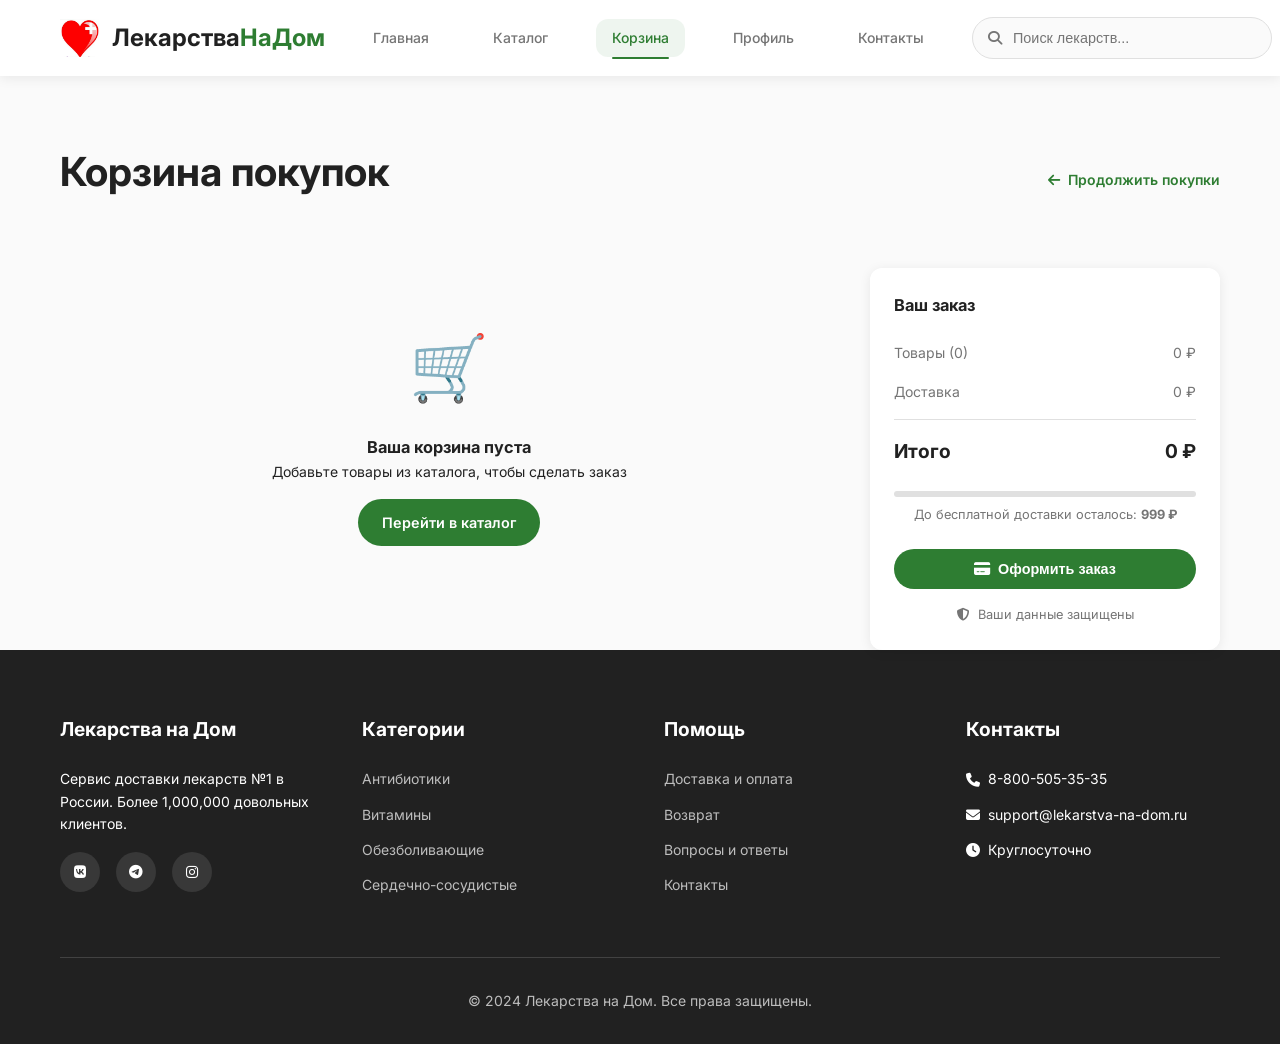
<file: cart.html>
<!DOCTYPE html>
<html lang="ru">
<head>
    <meta charset="UTF-8">
    <meta name="viewport" content="width=device-width, initial-scale=1.0">
    <title>Корзина - Лекарства на Дом</title>
    <link rel="stylesheet" href="css/style.css">
    <link href="https://fonts.googleapis.com/css2?family=Inter:wght@300;400;500;600;700;800&display=swap" rel="stylesheet">
    <link rel="stylesheet" href="https://cdnjs.cloudflare.com/ajax/libs/font-awesome/6.4.0/css/all.min.css">
</head>
<body>
    <header class="header">
        <div class="container">
            <nav class="navbar">
                <div class="logo">
                    <img src="images/логотип.jpeg" alt="Лекарства на Дом" class="logo-image">
                    <div class="logo-text">Лекарства<span>НаДом</span></div>
                </div>
                
                <ul class="nav-menu">
                    <li><a href="index.html" class="nav-link">Главная</a></li>
                    <li><a href="catalog.html" class="nav-link">Каталог</a></li>
                    <li><a href="cart.html" class="nav-link active">Корзина <span class="cart-count">0</span></a></li>
                    <li><a href="profile.html" class="nav-link">Профиль</a></li>
                    <li><a href="contacts.html" class="nav-link">Контакты</a></li>
                </ul>
                
                <div class="header-actions">
                    <div class="search-box">
                        <input type="text" class="search-input" placeholder="Поиск лекарств...">
                        <span class="search-icon"><i class="fas fa-search"></i></span>
                    </div>
                    
                    <div class="auth-buttons">
                        <button class="btn btn-outline" id="loginBtn">Войти</button>
                        <button class="btn btn-primary" id="registerBtn">Регистрация</button>
                    </div>
                    
                    <div class="mobile-menu-toggle">
                        <i class="fas fa-bars"></i>
                    </div>
                </div>
            </nav>
        </div>
    </header>

    <main style="padding-top: 140px;">
        <div class="container">
            <div class="section-header">
                <h1 class="section-title">Корзина покупок</h1>
                <a href="catalog.html" class="view-all">
                    <i class="fas fa-arrow-left"></i> Продолжить покупки
                </a>
            </div>

            <div class="cart-layout">
                <!-- Основное содержимое корзины -->
                <div class="cart-content">
                    <div id="emptyCart" class="empty-state" style="display: none;">
                        <div style="font-size: 4rem; margin-bottom: 1rem;">🛒</div>
                        <h3>Ваша корзина пуста</h3>
                        <p>Добавьте товары из каталога, чтобы сделать заказ</p>
                        <a href="catalog.html" class="btn btn-primary" style="margin-top: 1rem;">
                            Перейти в каталог
                        </a>
                    </div>

                    <div id="cartContent" style="display: none;">
                        <div class="cart-items" id="cartItems">
                            <!-- Товары будут загружаться динамически -->
                        </div>

                        <div class="cart-actions">
                            <button class="btn btn-outline" id="clearCartBtn">
                                <i class="fas fa-trash"></i> Очистить корзину
                            </button>
                        </div>
                    </div>
                </div>

                <!-- Боковая панель с итогами -->
                <aside class="cart-sidebar">
                    <div class="order-summary">
                        <h3>Ваш заказ</h3>
                        
                        <div class="summary-item">
                            <span>Товары (<span id="itemsCount">0</span>)</span>
                            <span id="itemsTotal">0 ₽</span>
                        </div>
                        
                        <div class="summary-item">
                            <span>Доставка</span>
                            <span id="deliveryCost">0 ₽</span>
                        </div>
                        
                        <div class="summary-divider"></div>
                        
                        <div class="summary-total">
                            <span>Итого</span>
                            <span id="totalAmount">0 ₽</span>
                        </div>

                        <div class="delivery-progress">
                            <div class="progress-bar">
                                <div class="progress-fill" id="freeDeliveryProgress"></div>
                            </div>
                            <div class="progress-text" id="freeDeliveryText">
                                До бесплатной доставки осталось: <strong>999 ₽</strong>
                            </div>
                        </div>

                        <button class="btn btn-primary btn-full" id="checkoutBtn">
                            <i class="fas fa-credit-card"></i> Оформить заказ
                        </button>
                        
                        <div class="security-notice">
                            <i class="fas fa-shield-alt"></i>
                            <span>Ваши данные защищены</span>
                        </div>
                    </div>
                </aside>
            </div>
        </div>
    </main>

    <footer class="footer">
        <div class="container">
            <div class="footer-grid">
                <div class="footer-column">
                    <h3>Лекарства на Дом</h3>
                    <p>Сервис доставки лекарств №1 в России. Более 1,000,000 довольных клиентов.</p>
                    <div class="social-links">
                        <a href="#"><i class="fab fa-vk"></i></a>
                        <a href="#"><i class="fab fa-telegram"></i></a>
                        <a href="#"><i class="fab fa-instagram"></i></a>
                    </div>
                </div>
                
                <div class="footer-column">
                    <h3>Категории</h3>
                    <ul class="footer-links">
                        <li><a href="catalog.html?category=антибиотики">Антибиотики</a></li>
                        <li><a href="catalog.html?category=витамины">Витамины</a></li>
                        <li><a href="catalog.html?category=обезболивающие">Обезболивающие</a></li>
                        <li><a href="catalog.html?category=сердечно-сосудистые">Сердечно-сосудистые</a></li>
                    </ul>
                </div>
                
                <div class="footer-column">
                    <h3>Помощь</h3>
                    <ul class="footer-links">
                        <li><a href="#">Доставка и оплата</a></li>
                        <li><a href="#">Возврат</a></li>
                        <li><a href="#">Вопросы и ответы</a></li>
                        <li><a href="contacts.html">Контакты</a></li>
                    </ul>
                </div>
                
                <div class="footer-column">
                    <h3>Контакты</h3>
                    <ul class="footer-links">
                        <li><i class="fas fa-phone"></i> 8-800-505-35-35</li>
                        <li><i class="fas fa-envelope"></i> support@lekarstva-na-dom.ru</li>
                        <li><i class="fas fa-clock"></i> Круглосуточно</li>
                    </ul>
                </div>
            </div>
            
            <div class="footer-bottom">
                <p>&copy; 2024 Лекарства на Дом. Все права защищены.</p>
            </div>
        </div>
    </footer>

    <!-- Модальные окна -->
    <div class="modal" id="loginModal">
        <!-- Содержимое такое же как в index.html -->
    </div>

    <div class="modal" id="registerModal">
        <!-- Содержимое такое же как в index.html -->
    </div>

    <script src="js/app.js"></script>
    <script src="js/cart.js"></script>
</body>
</html>
</file>
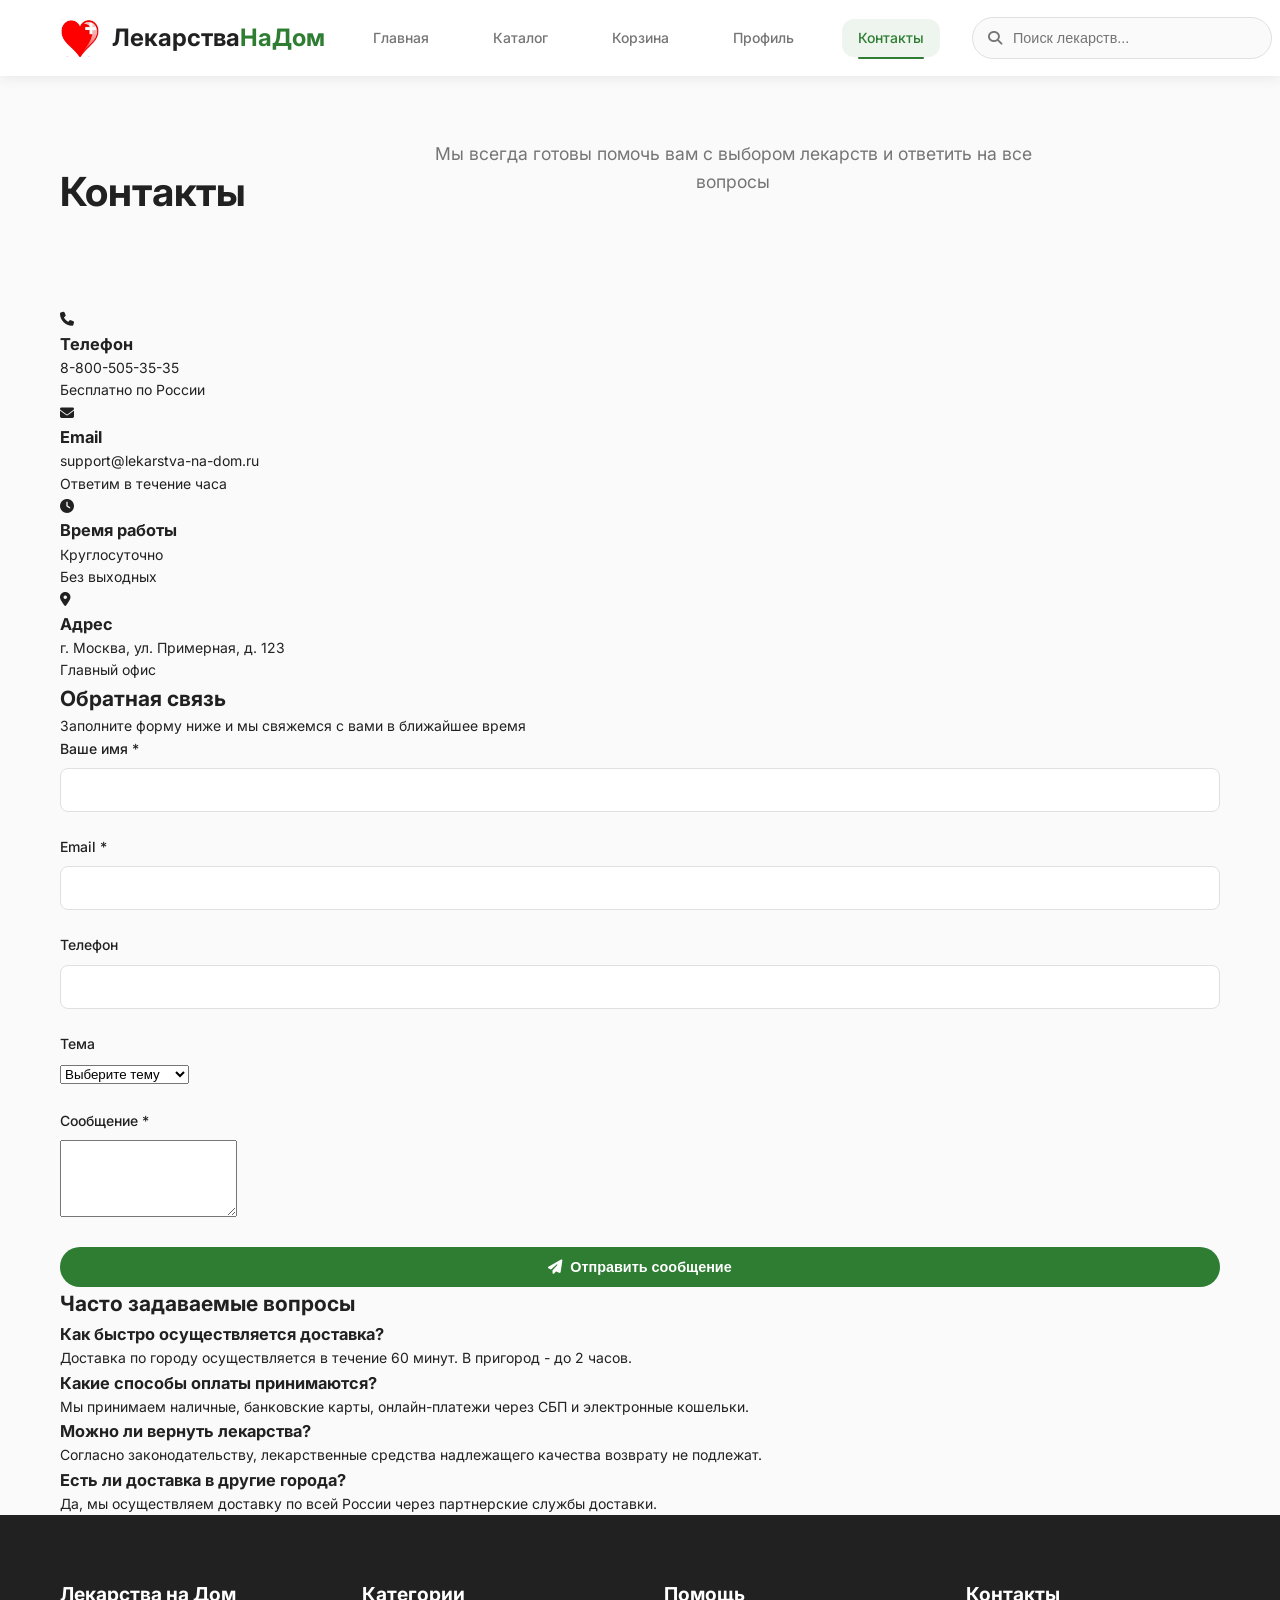
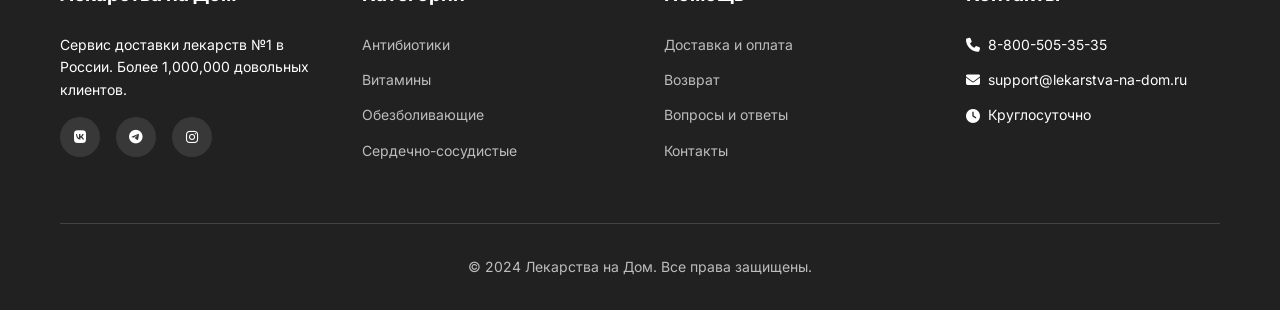
<file: contacts.html>
<!DOCTYPE html>
<html lang="ru">
<head>
    <meta charset="UTF-8">
    <meta name="viewport" content="width=device-width, initial-scale=1.0">
    <title>Контакты - Лекарства на Дом</title>
    <link rel="stylesheet" href="css/style.css">
    <link href="https://fonts.googleapis.com/css2?family=Inter:wght@300;400;500;600;700;800&display=swap" rel="stylesheet">
    <link rel="stylesheet" href="https://cdnjs.cloudflare.com/ajax/libs/font-awesome/6.4.0/css/all.min.css">
</head>
<body>
    <header class="header">
        <div class="container">
            <nav class="navbar">
                <div class="logo">
                    <img src="images/логотип.jpeg" alt="Лекарства на Дом" class="logo-image">
                    <div class="logo-text">Лекарства<span>НаДом</span></div>
                </div>
                
                <ul class="nav-menu">
                    <li><a href="index.html" class="nav-link">Главная</a></li>
                    <li><a href="catalog.html" class="nav-link">Каталог</a></li>
                    <li><a href="cart.html" class="nav-link">Корзина <span class="cart-count">0</span></a></li>
                    <li><a href="profile.html" class="nav-link">Профиль</a></li>
                    <li><a href="contacts.html" class="nav-link active">Контакты</a></li>
                </ul>
                
                <div class="header-actions">
                    <div class="search-box">
                        <input type="text" class="search-input" placeholder="Поиск лекарств...">
                        <span class="search-icon"><i class="fas fa-search"></i></span>
                    </div>
                    
                    <div class="auth-buttons">
                        <button class="btn btn-outline" id="loginBtn">Войти</button>
                        <button class="btn btn-primary" id="registerBtn">Регистрация</button>
                    </div>
                    
                    <div class="mobile-menu-toggle">
                        <i class="fas fa-bars"></i>
                    </div>
                </div>
            </nav>
        </div>
    </header>

    <main style="padding-top: 140px;">
        <div class="container">
            <div class="section-header">
                <h1 class="section-title">Контакты</h1>
                <p class="section-subtitle">Мы всегда готовы помочь вам с выбором лекарств и ответить на все вопросы</p>
            </div>

            <div class="contacts-layout">
                <!-- Контактная информация -->
                <div class="contact-info">
                    <div class="contact-card">
                        <div class="contact-icon">
                            <i class="fas fa-phone"></i>
                        </div>
                        <h3>Телефон</h3>
                        <p>8-800-505-35-35</p>
                        <span>Бесплатно по России</span>
                    </div>
                    
                    <div class="contact-card">
                        <div class="contact-icon">
                            <i class="fas fa-envelope"></i>
                        </div>
                        <h3>Email</h3>
                        <p>support@lekarstva-na-dom.ru</p>
                        <span>Ответим в течение часа</span>
                    </div>
                    
                    <div class="contact-card">
                        <div class="contact-icon">
                            <i class="fas fa-clock"></i>
                        </div>
                        <h3>Время работы</h3>
                        <p>Круглосуточно</p>
                        <span>Без выходных</span>
                    </div>
                    
                    <div class="contact-card">
                        <div class="contact-icon">
                            <i class="fas fa-map-marker-alt"></i>
                        </div>
                        <h3>Адрес</h3>
                        <p>г. Москва, ул. Примерная, д. 123</p>
                        <span>Главный офис</span>
                    </div>
                </div>

                <!-- Форма обратной связи -->
                <div class="contact-form-section">
                    <div class="form-card">
                        <h2>Обратная связь</h2>
                        <p>Заполните форму ниже и мы свяжемся с вами в ближайшее время</p>
                        
                        <form class="contact-form" id="contactForm">
                            <div class="form-grid">
                                <div class="form-group">
                                    <label for="contactName">Ваше имя *</label>
                                    <input type="text" id="contactName" required>
                                </div>
                                <div class="form-group">
                                    <label for="contactEmail">Email *</label>
                                    <input type="email" id="contactEmail" required>
                                </div>
                                <div class="form-group">
                                    <label for="contactPhone">Телефон</label>
                                    <input type="tel" id="contactPhone">
                                </div>
                                <div class="form-group">
                                    <label for="contactSubject">Тема</label>
                                    <select id="contactSubject">
                                        <option value="">Выберите тему</option>
                                        <option value="order">Вопрос по заказу</option>
                                        <option value="delivery">Доставка</option>
                                        <option value="product">Вопрос о товаре</option>
                                        <option value="return">Возврат</option>
                                        <option value="other">Другое</option>
                                    </select>
                                </div>
                                <div class="form-group full-width">
                                    <label for="contactMessage">Сообщение *</label>
                                    <textarea id="contactMessage" rows="5" required></textarea>
                                </div>
                            </div>
                            
                            <button type="submit" class="btn btn-primary btn-full">
                                <i class="fas fa-paper-plane"></i> Отправить сообщение
                            </button>
                        </form>
                    </div>
                </div>
            </div>

            <!-- FAQ Section -->
            <div class="faq-section">
                <h2>Часто задаваемые вопросы</h2>
                <div class="faq-grid">
                    <div class="faq-item">
                        <h3>Как быстро осуществляется доставка?</h3>
                        <p>Доставка по городу осуществляется в течение 60 минут. В пригород - до 2 часов.</p>
                    </div>
                    
                    <div class="faq-item">
                        <h3>Какие способы оплаты принимаются?</h3>
                        <p>Мы принимаем наличные, банковские карты, онлайн-платежи через СБП и электронные кошельки.</p>
                    </div>
                    
                    <div class="faq-item">
                        <h3>Можно ли вернуть лекарства?</h3>
                        <p>Согласно законодательству, лекарственные средства надлежащего качества возврату не подлежат.</p>
                    </div>
                    
                    <div class="faq-item">
                        <h3>Есть ли доставка в другие города?</h3>
                        <p>Да, мы осуществляем доставку по всей России через партнерские службы доставки.</p>
                    </div>
                </div>
            </div>
        </div>
    </main>

    <footer class="footer">
        <div class="container">
            <div class="footer-grid">
                <div class="footer-column">
                    <h3>Лекарства на Дом</h3>
                    <p>Сервис доставки лекарств №1 в России. Более 1,000,000 довольных клиентов.</p>
                    <div class="social-links">
                        <a href="#"><i class="fab fa-vk"></i></a>
                        <a href="#"><i class="fab fa-telegram"></i></a>
                        <a href="#"><i class="fab fa-instagram"></i></a>
                    </div>
                </div>
                
                <div class="footer-column">
                    <h3>Категории</h3>
                    <ul class="footer-links">
                        <li><a href="catalog.html?category=антибиотики">Антибиотики</a></li>
                        <li><a href="catalog.html?category=витамины">Витамины</a></li>
                        <li><a href="catalog.html?category=обезболивающие">Обезболивающие</a></li>
                        <li><a href="catalog.html?category=сердечно-сосудистые">Сердечно-сосудистые</a></li>
                    </ul>
                </div>
                
                <div class="footer-column">
                    <h3>Помощь</h3>
                    <ul class="footer-links">
                        <li><a href="#">Доставка и оплата</a></li>
                        <li><a href="#">Возврат</a></li>
                        <li><a href="#">Вопросы и ответы</a></li>
                        <li><a href="contacts.html">Контакты</a></li>
                    </ul>
                </div>
                
                <div class="footer-column">
                    <h3>Контакты</h3>
                    <ul class="footer-links">
                        <li><i class="fas fa-phone"></i> 8-800-505-35-35</li>
                        <li><i class="fas fa-envelope"></i> support@lekarstva-na-dom.ru</li>
                        <li><i class="fas fa-clock"></i> Круглосуточно</li>
                    </ul>
                </div>
            </div>
            
            <div class="footer-bottom">
                <p>&copy; 2024 Лекарства на Дом. Все права защищены.</p>
            </div>
        </div>
    </footer>

    <!-- Модальные окна -->
    <div class="modal" id="loginModal">
        <!-- Содержимое такое же как в index.html -->
    </div>

    <div class="modal" id="registerModal">
        <!-- Содержимое такое же как в index.html -->
    </div>

    <script src="js/app.js"></script>
    <script>
        // Обработка формы обратной связи
        document.getElementById('contactForm').addEventListener('submit', function(e) {
            e.preventDefault();
            
            const submitBtn = this.querySelector('button[type="submit"]');
            const originalText = submitBtn.innerHTML;
            
            submitBtn.innerHTML = '<div class="loading-spinner-small"></div> Отправка...';
            submitBtn.disabled = true;
            
            // Имитация отправки
            setTimeout(() => {
                if (window.app && typeof window.app.showNotification === 'function') {
                    window.app.showNotification('Сообщение успешно отправлено!', 'success');
                } else {
                    alert('Сообщение успешно отправлено!');
                }
                
                this.reset();
                submitBtn.innerHTML = originalText;
                submitBtn.disabled = false;
            }, 2000);
        });
    </script>
</body>
</html>
</file>
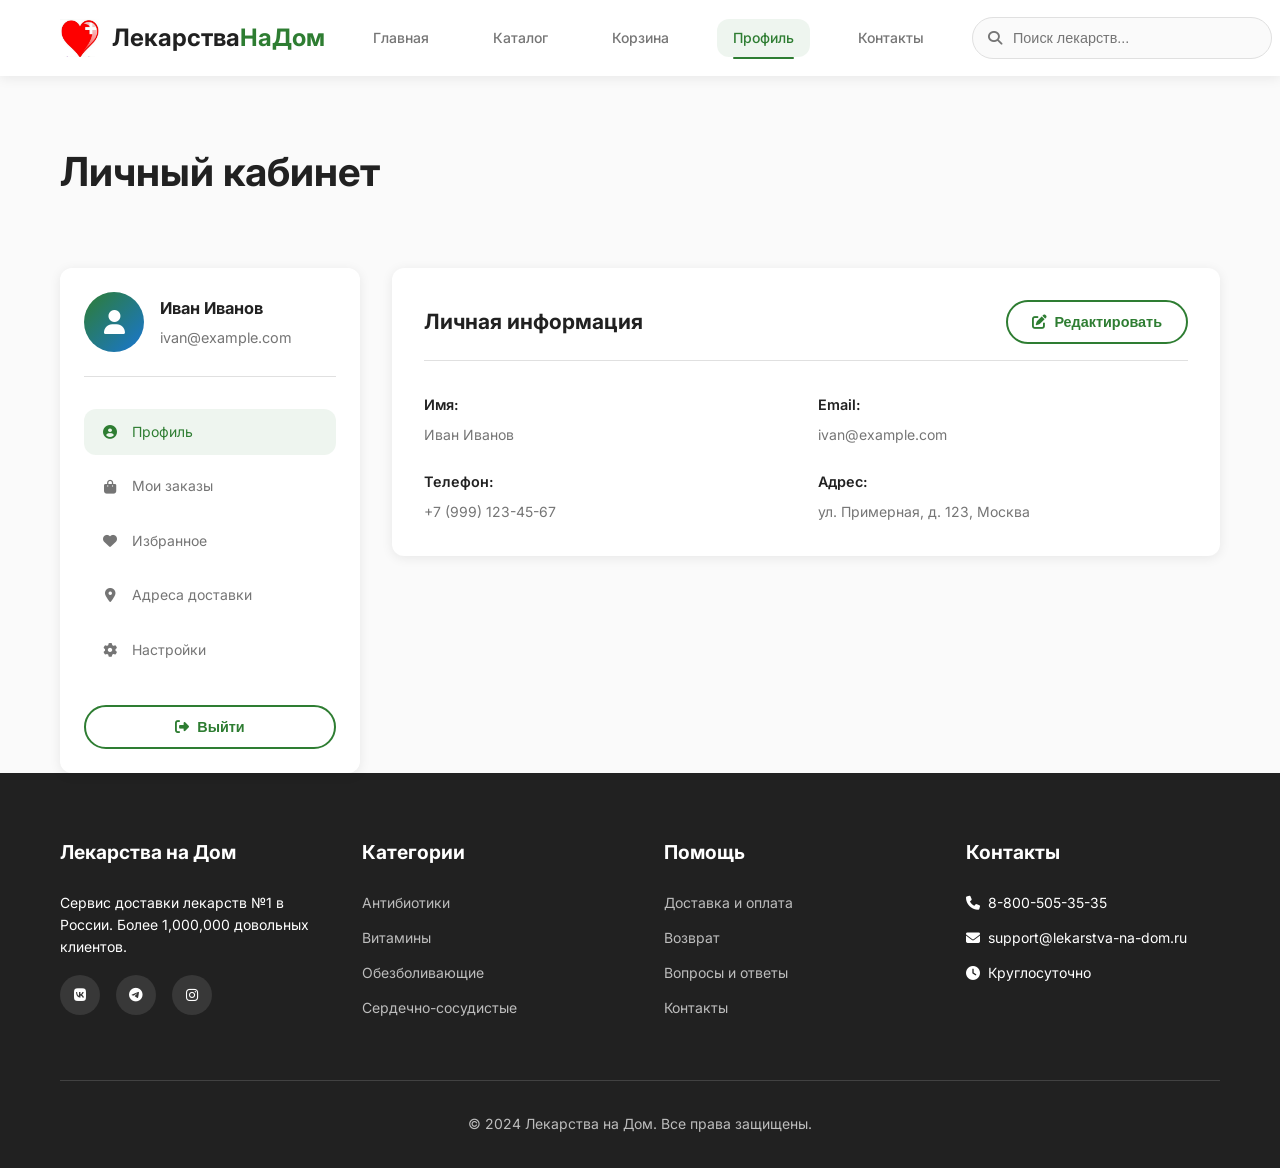
<file: profile.html>
<!DOCTYPE html>
<html lang="ru">
<head>
    <meta charset="UTF-8">
    <meta name="viewport" content="width=device-width, initial-scale=1.0">
    <title>Профиль - Лекарства на Дом</title>
    <link rel="stylesheet" href="css/style.css">
    <link href="https://fonts.googleapis.com/css2?family=Inter:wght@300;400;500;600;700;800&display=swap" rel="stylesheet">
    <link rel="stylesheet" href="https://cdnjs.cloudflare.com/ajax/libs/font-awesome/6.4.0/css/all.min.css">
</head>
<body>
    <header class="header">
        <div class="container">
            <nav class="navbar">
                <div class="logo">
                    <img src="images/логотип.jpeg" alt="Лекарства на Дом" class="logo-image">
                    <div class="logo-text">Лекарства<span>НаДом</span></div>
                </div>
                
                <ul class="nav-menu">
                    <li><a href="index.html" class="nav-link">Главная</a></li>
                    <li><a href="catalog.html" class="nav-link">Каталог</a></li>
                    <li><a href="cart.html" class="nav-link">Корзина <span class="cart-count">0</span></a></li>
                    <li><a href="profile.html" class="nav-link active">Профиль</a></li>
                    <li><a href="contacts.html" class="nav-link">Контакты</a></li>
                </ul>
                
                <div class="header-actions">
                    <div class="search-box">
                        <input type="text" class="search-input" placeholder="Поиск лекарств...">
                        <span class="search-icon"><i class="fas fa-search"></i></span>
                    </div>
                    
                    <div class="auth-buttons">
                        <button class="btn btn-outline" id="loginBtn">Войти</button>
                        <button class="btn btn-primary" id="registerBtn">Регистрация</button>
                    </div>
                    
                    <div class="mobile-menu-toggle">
                        <i class="fas fa-bars"></i>
                    </div>
                </div>
            </nav>
        </div>
    </header>

    <main style="padding-top: 140px;">
        <div class="container">
            <div class="section-header">
                <h1 class="section-title">Личный кабинет</h1>
            </div>

            <div class="profile-layout">
                <!-- Боковая панель навигации -->
                <aside class="profile-sidebar">
                    <div class="user-info">
                        <div class="user-avatar">
                            <i class="fas fa-user"></i>
                        </div>
                        <div class="user-details">
                            <h3 id="userName">Гость</h3>
                            <p id="userEmail">Войдите в аккаунт</p>
                        </div>
                    </div>
                    
                    <nav class="profile-nav">
                        <a href="#profile" class="nav-item active" data-tab="profile">
                            <i class="fas fa-user-circle"></i>
                            <span>Профиль</span>
                        </a>
                        <a href="#orders" class="nav-item" data-tab="orders">
                            <i class="fas fa-shopping-bag"></i>
                            <span>Мои заказы</span>
                        </a>
                        <a href="#favorites" class="nav-item" data-tab="favorites">
                            <i class="fas fa-heart"></i>
                            <span>Избранное</span>
                        </a>
                        <a href="#addresses" class="nav-item" data-tab="addresses">
                            <i class="fas fa-map-marker-alt"></i>
                            <span>Адреса доставки</span>
                        </a>
                        <a href="#settings" class="nav-item" data-tab="settings">
                            <i class="fas fa-cog"></i>
                            <span>Настройки</span>
                        </a>
                    </nav>
                    
                    <div class="profile-actions">
                        <button class="btn btn-outline btn-full" id="logoutBtn">
                            <i class="fas fa-sign-out-alt"></i> Выйти
                        </button>
                    </div>
                </aside>

                <!-- Основное содержимое -->
                <div class="profile-content">
                    <!-- Вкладка профиля -->
<div id="profileTab" class="tab-content active">
    <div class="profile-card">
        <div class="profile-header">
            <h2>Личная информация</h2>
            <button class="btn btn-outline" id="editProfileBtn">
                <i class="fas fa-edit"></i> Редактировать
            </button>
        </div>
        
        <div class="profile-info" id="profileDisplay">
            <div class="info-grid">
                <div class="info-item">
                    <label>Имя:</label>
                    <span id="displayName">Не указано</span>
                </div>
                <div class="info-item">
                    <label>Email:</label>
                    <span id="displayEmail">Не указан</span>
                </div>
                <div class="info-item">
                    <label>Телефон:</label>
                    <span id="displayPhone">Не указан</span>
                </div>
                <div class="info-item">
                    <label>Адрес:</label>
                    <span id="displayAddress">Не указан</span>
                </div>
            </div>
        </div>
        
        <div class="profile-edit" id="profileEdit" style="display: none;">
            <form class="edit-form" id="profileForm">
                <div class="form-grid">
                    <div class="form-group">
                        <label for="editName">Имя *</label>
                        <input type="text" id="editName" required>
                    </div>
                    <div class="form-group">
                        <label for="editEmail">Email *</label>
                        <input type="email" id="editEmail" required>
                    </div>
                    <div class="form-group">
                        <label for="editPhone">Телефон</label>
                        <input type="tel" id="editPhone" placeholder="+7 (999) 123-45-67">
                    </div>
                    <div class="form-group full-width">
                        <label for="editAddress">Адрес *</label>
                        <input type="text" id="editAddress" placeholder="Улица, дом, квартира" required>
                    </div>
                    <div class="form-group">
                        <label for="editCity">Город *</label>
                        <input type="text" id="editCity" required>
                    </div>
                    <div class="form-group">
                        <label for="editPostalCode">Индекс</label>
                        <input type="text" id="editPostalCode" placeholder="123456">
                    </div>
                </div>
                
                <div class="form-actions">
                    <button type="button" class="btn btn-outline" id="cancelEditBtn">Отмена</button>
                    <button type="submit" class="btn btn-primary" id="saveProfileBtn">Сохранить</button>
                </div>
            </form>
        </div>
    </div>
</div>

                    <!-- Вкладка заказов -->
                    <div id="ordersTab" class="tab-content">
                        <div class="profile-card">
                            <h2>История заказов</h2>
                            <div id="ordersList">
                                <div class="loading">
                                    <div class="loading-spinner"></div>
                                    <p>Загрузка заказов...</p>
                                </div>
                            </div>
                        </div>
                    </div>

                    <!-- Остальные вкладки -->
                    <div id="favoritesTab" class="tab-content">
                        <div class="profile-card">
                            <h2>Избранное</h2>
                            <div id="favoritesList">
                                <div class="empty-state">
                                    <div style="font-size: 3rem; margin-bottom: 1rem;">❤️</div>
                                    <h3>У вас пока нет избранных товаров</h3>
                                    <p>Добавляйте товары в избранное, чтобы не потерять</p>
                                    <a href="catalog.html" class="btn btn-primary" style="margin-top: 1rem;">
                                        Перейти в каталог
                                    </a>
                                </div>
                            </div>
                        </div>
                    </div>

                    <div id="addressesTab" class="tab-content">
                        <div class="profile-card">
                            <h2>Адреса доставки</h2>
                            <div id="addressesList">
                                <div class="empty-state">
                                    <div style="font-size: 3rem; margin-bottom: 1rem;">🏠</div>
                                    <h3>У вас пока нет сохраненных адресов</h3>
                                    <p>Добавьте адрес для быстрой доставки</p>
                                    <button class="btn btn-primary" style="margin-top: 1rem;">
                                        Добавить адрес
                                    </button>
                                </div>
                            </div>
                        </div>
                    </div>

                    <div id="settingsTab" class="tab-content">
                        <div class="profile-card">
                            <h2>Настройки</h2>
                            <div class="settings-list">
                                <div class="setting-item">
                                    <div class="setting-info">
                                        <h4>Уведомления по email</h4>
                                        <p>Получать уведомления о статусе заказов</p>
                                    </div>
                                    <label class="switch">
                                        <input type="checkbox" checked>
                                        <span class="slider"></span>
                                    </label>
                                </div>
                                <div class="setting-item">
                                    <div class="setting-info">
                                        <h4>SMS уведомления</h4>
                                        <p>Получать SMS о доставке заказов</p>
                                    </div>
                                    <label class="switch">
                                        <input type="checkbox">
                                        <span class="slider"></span>
                                    </label>
                                </div>
                                <div class="setting-item">
                                    <div class="setting-info">
                                        <h4>Рекламные рассылки</h4>
                                        <p>Получать информацию об акциях и скидках</p>
                                    </div>
                                    <label class="switch">
                                        <input type="checkbox">
                                        <span class="slider"></span>
                                    </label>
                                </div>
                            </div>
                        </div>
                    </div>
                </div>
            </div>
        </div>
    </main>

    <footer class="footer">
        <div class="container">
            <div class="footer-grid">
                <div class="footer-column">
                    <h3>Лекарства на Дом</h3>
                    <p>Сервис доставки лекарств №1 в России. Более 1,000,000 довольных клиентов.</p>
                    <div class="social-links">
                        <a href="#"><i class="fab fa-vk"></i></a>
                        <a href="#"><i class="fab fa-telegram"></i></a>
                        <a href="#"><i class="fab fa-instagram"></i></a>
                    </div>
                </div>
                
                <div class="footer-column">
                    <h3>Категории</h3>
                    <ul class="footer-links">
                        <li><a href="catalog.html?category=антибиотики">Антибиотики</a></li>
                        <li><a href="catalog.html?category=витамины">Витамины</a></li>
                        <li><a href="catalog.html?category=обезболивающие">Обезболивающие</a></li>
                        <li><a href="catalog.html?category=сердечно-сосудистые">Сердечно-сосудистые</a></li>
                    </ul>
                </div>
                
                <div class="footer-column">
                    <h3>Помощь</h3>
                    <ul class="footer-links">
                        <li><a href="#">Доставка и оплата</a></li>
                        <li><a href="#">Возврат</a></li>
                        <li><a href="#">Вопросы и ответы</a></li>
                        <li><a href="contacts.html">Контакты</a></li>
                    </ul>
                </div>
                
                <div class="footer-column">
                    <h3>Контакты</h3>
                    <ul class="footer-links">
                        <li><i class="fas fa-phone"></i> 8-800-505-35-35</li>
                        <li><i class="fas fa-envelope"></i> support@lekarstva-na-dom.ru</li>
                        <li><i class="fas fa-clock"></i> Круглосуточно</li>
                    </ul>
                </div>
            </div>
            
            <div class="footer-bottom">
                <p>&copy; 2024 Лекарства на Дом. Все права защищены.</p>
            </div>
        </div>
    </footer>

    <!-- Модальные окна -->
    <div class="modal" id="loginModal">
        <!-- Содержимое такое же как в index.html -->
    </div>

    <div class="modal" id="registerModal">
        <!-- Содержимое такое же как в index.html -->
    </div>

    <script src="js/app.js"></script>
    <script src="js/profile.js"></script>
</body>
</html>
</file>
<file: css/style.css>
:root {
    --primary: #2E7D32;
    --primary-dark: #1B5E20;
    --primary-light: #4CAF50;
    --secondary: #1976D2;
    --accent: #FF4081;
    --text-dark: #212121;
    --text-light: #757575;
    --background: #FAFAFA;
    --surface: #FFFFFF;
    --error: #D32F2F;
    --warning: #FFA000;
    --success: #388E3C;
    --border: #E0E0E0;
    --shadow: 0 2px 12px rgba(0,0,0,0.08);
    --shadow-hover: 0 8px 25px rgba(0,0,0,0.15);
    --radius: 12px;
    --transition: all 0.3s cubic-bezier(0.4, 0, 0.2, 1);
}

* {
    margin: 0;
    padding: 0;
    box-sizing: border-box;
}

body {
    font-family: 'Inter', 'Segoe UI', system-ui, -apple-system, sans-serif;
    line-height: 1.6;
    color: var(--text-dark);
    background: var(--background);
    font-size: 14px;
}

.container {
    max-width: 1200px;
    margin: 0 auto;
    padding: 0 20px;
}

/* Modern Header */
.header {
    background: var(--surface);
    box-shadow: var(--shadow);
    position: fixed;
    width: 100%;
    top: 0;
    z-index: 1000;
    backdrop-filter: blur(10px);
}

.navbar {
    display: flex;
    align-items: center;
    justify-content: space-between;
    padding: 1rem 0;
}

.logo-image {
    width: 40px;
    height: 40px;
    object-fit: contain;
}

.logo {
    display: flex;
    align-items: center;
    gap: 12px;
    text-decoration: none;
    color: inherit;
}

.logo-text {
    font-size: 1.5rem;
    font-weight: 700;
    color: var(--text-dark);
}

.logo-text span {
    color: var(--primary);
}

.nav-menu {
    display: flex;
    list-style: none;
    gap: 2rem;
    margin: 0 2rem;
}

.nav-link {
    text-decoration: none;
    color: var(--text-light);
    font-weight: 500;
    padding: 0.5rem 1rem;
    border-radius: var(--radius);
    transition: var(--transition);
    position: relative;
    display: flex;
    align-items: center;
    gap: 0.5rem;
}

.nav-link:hover,
.nav-link.active {
    color: var(--primary);
    background: rgba(46, 125, 50, 0.08);
}

.nav-link.active::after {
    content: '';
    position: absolute;
    bottom: -2px;
    left: 1rem;
    right: 1rem;
    height: 2px;
    background: var(--primary);
    border-radius: 2px;
}

.cart-count {
    background: var(--accent);
    color: white;
    font-size: 0.7rem;
    padding: 2px 6px;
    border-radius: 10px;
    min-width: 18px;
    text-align: center;
    display: none;
}

.cart-count.show {
    display: inline-block;
}

.header-actions {
    display: flex;
    align-items: center;
    gap: 1rem;
}

.search-box {
    position: relative;
    width: 300px;
}

.search-input {
    width: 100%;
    padding: 0.75rem 1rem 0.75rem 2.5rem;
    border: 1px solid var(--border);
    border-radius: 25px;
    background: var(--background);
    font-size: 0.9rem;
    transition: var(--transition);
}

.search-input:focus {
    outline: none;
    border-color: var(--primary);
    box-shadow: 0 0 0 3px rgba(46, 125, 50, 0.1);
}

.search-icon {
    position: absolute;
    left: 1rem;
    top: 50%;
    transform: translateY(-50%);
    color: var(--text-light);
}

.auth-buttons {
    display: flex;
    gap: 0.5rem;
}

.btn {
    padding: 0.75rem 1.5rem;
    border: none;
    border-radius: 25px;
    font-weight: 600;
    cursor: pointer;
    transition: var(--transition);
    font-size: 0.9rem;
    text-decoration: none;
    display: inline-flex;
    align-items: center;
    justify-content: center;
    gap: 0.5rem;
}

.btn-outline {
    background: transparent;
    border: 2px solid var(--primary);
    color: var(--primary);
}

.btn-outline:hover {
    background: var(--primary);
    color: white;
}

.btn-primary {
    background: var(--primary);
    color: white;
}

.btn-primary:hover {
    background: var(--primary-dark);
    transform: translateY(-2px);
    box-shadow: var(--shadow-hover);
}

.btn-full {
    width: 100%;
}

/* Hero Section */
.hero {
    background: linear-gradient(135deg, #1B5E20 0%, #2E7D32 50%, #4CAF50 100%);
    color: white;
    padding: 140px 0 80px;
    margin-top: 80px;
    position: relative;
    overflow: hidden;
}

.hero::before {
    content: '';
    position: absolute;
    top: 0;
    left: 0;
    right: 0;
    bottom: 0;
    background: url('data:image/svg+xml,<svg xmlns="http://www.w3.org/2000/svg" viewBox="0 0 1000 1000"><polygon fill="rgba(255,255,255,0.05)" points="0,1000 1000,0 1000,1000"/></svg>');
}

.hero-content {
    position: relative;
    z-index: 1;
    text-align: center;
    max-width: 800px;
    margin: 0 auto;
}

.hero-title {
    font-size: 3.5rem;
    font-weight: 800;
    margin-bottom: 1.5rem;
    line-height: 1.1;
}

.hero-subtitle {
    font-size: 1.3rem;
    margin-bottom: 3rem;
    opacity: 0.9;
    font-weight: 400;
}

.hero-search {
    display: flex;
    gap: 1rem;
    max-width: 600px;
    margin: 0 auto 2rem;
}

.hero-search input {
    flex: 1;
    padding: 1.2rem 1.5rem;
    border: none;
    border-radius: 50px;
    font-size: 1.1rem;
    box-shadow: var(--shadow);
}

.hero-search button {
    padding: 1.2rem 2.5rem;
    border: none;
    border-radius: 50px;
    background: var(--accent);
    color: white;
    font-weight: 600;
    cursor: pointer;
    transition: var(--transition);
    display: flex;
    align-items: center;
    gap: 0.5rem;
}

.hero-search button:hover {
    background: #E91E63;
    transform: translateY(-2px);
}

.hero-features {
    display: flex;
    justify-content: center;
    gap: 2rem;
    margin-top: 2rem;
    flex-wrap: wrap;
}

.feature {
    display: flex;
    align-items: center;
    gap: 0.5rem;
    color: rgba(255, 255, 255, 0.9);
    font-size: 0.9rem;
}

.feature i {
    font-size: 1rem;
}

/* Categories */
.categories {
    padding: 80px 0;
    background: var(--surface);
}

.categories-grid {
    display: grid;
    grid-template-columns: repeat(auto-fit, minmax(250px, 1fr));
    gap: 2rem;
}

.category-card {
    background: var(--surface);
    padding: 2rem;
    border-radius: var(--radius);
    text-align: center;
    box-shadow: var(--shadow);
    transition: var(--transition);
    border: 1px solid var(--border);
    text-decoration: none;
    color: inherit;
    display: block;
}

.category-card:hover {
    transform: translateY(-5px);
    box-shadow: var(--shadow-hover);
    color: inherit;
}

.category-icon {
    width: 70px;
    height: 70px;
    margin: 0 auto 1.5rem;
    background: transparent;
    border-radius: 50%;
    display: flex;
    align-items: center;
    justify-content: center;
}

.category-icon img {
    width: 120px;
    height: 120px;
    object-fit: contain;
}

.category-card h3 {
    margin-bottom: 0.5rem;
    color: var(--text-dark);
}

.category-card p {
    color: var(--text-light);
}

/* Section Styles */
.section-title {
    text-align: center;
    font-size: 2.5rem;
    font-weight: 700;
    margin-bottom: 1rem;
    color: var(--text-dark);
}

.section-subtitle {
    text-align: center;
    font-size: 1.1rem;
    color: var(--text-light);
    margin-bottom: 4rem;
    max-width: 600px;
    margin-left: auto;
    margin-right: auto;
}

.section-header {
    display: flex;
    justify-content: space-between;
    align-items: center;
    margin-bottom: 3rem;
}

.view-all {
    color: var(--primary);
    text-decoration: none;
    font-weight: 600;
    display: flex;
    align-items: center;
    gap: 0.5rem;
    transition: var(--transition);
}

.view-all:hover {
    gap: 1rem;
}

/* Features */
.features {
    padding: 80px 0;
    background: var(--background);
}

.features-grid {
    display: grid;
    grid-template-columns: repeat(auto-fit, minmax(280px, 1fr));
    gap: 2rem;
}

.feature-card {
    background: var(--surface);
    padding: 2.5rem 2rem;
    border-radius: var(--radius);
    text-align: center;
    box-shadow: var(--shadow);
    transition: var(--transition);
    border: 1px solid transparent;
}

.feature-card:hover {
    transform: translateY(-8px);
    box-shadow: var(--shadow-hover);
    border-color: rgba(46, 125, 50, 0.1);
}

.feature-icon {
    width: 80px;
    height: 80px;
    margin: 0 auto 1.5rem;
    background: transparent;
    border-radius: 20px;
    display: flex;
    align-items: center;
    justify-content: center;
}

.feature-icon img {
    width: 50px;
    height: 50px;
    object-fit: contain;
}

.feature-card h3 {
    font-size: 1.3rem;
    margin-bottom: 1rem;
    color: var(--text-dark);
}

.feature-card p {
    color: var(--text-light);
    line-height: 1.6;
}

/* Medicines Grid */
.medicines-section {
    padding: 80px 0;
    background: var(--surface);
}

.medicines-grid {
    display: grid;
    grid-template-columns: repeat(auto-fill, minmax(300px, 1fr));
    gap: 2rem;
}

.medicine-card {
    background: var(--surface);
    border-radius: var(--radius);
    overflow: hidden;
    box-shadow: var(--shadow);
    transition: var(--transition);
    position: relative;
}

.medicine-card:hover {
    transform: translateY(-5px);
    box-shadow: var(--shadow-hover);
}

.medicine-badge {
    position: absolute;
    top: 1rem;
    left: 1rem;
    background: var(--accent);
    color: white;
    padding: 0.3rem 0.8rem;
    border-radius: 20px;
    font-size: 0.8rem;
    font-weight: 600;
    z-index: 2;
}

/* Стили для изображений лекарств */
.medicine-image {
    width: 100%;
    height: 200px;
    background: linear-gradient(135deg, #667eea 0%, #764ba2 100%);
    display: flex;
    align-items: center;
    justify-content: center;
    color: white;
    font-size: 3rem;
    position: relative;
    overflow: hidden;
}

.medicine-image img {
    width: 100%;
    height: 100%;
    object-fit: cover;
}

.cart-item .item-image img {
    width: 60px;
    height: 60px;
    border-radius: 8px;
    object-fit: cover;
}

/* Адаптивность для изображений */
@media (max-width: 768px) {
    .medicine-image {
        height: 150px;
    }
    
    .cart-item .item-image img {
        width: 50px;
        height: 50px;
    }
}

.medicine-content {
    padding: 1.5rem;
}

.medicine-category {
    color: var(--primary);
    font-size: 0.8rem;
    font-weight: 600;
    text-transform: uppercase;
    margin-bottom: 0.5rem;
}

.medicine-name {
    font-size: 1.2rem;
    font-weight: 600;
    margin-bottom: 0.5rem;
    color: var(--text-dark);
}

.medicine-manufacturer {
    color: var(--text-light);
    font-size: 0.9rem;
    margin-bottom: 1rem;
}

.medicine-description {
    color: var(--text-light);
    font-size: 0.9rem;
    margin-bottom: 1.5rem;
    line-height: 1.5;
}

.medicine-stock {
    display: flex;
    align-items: center;
    gap: 0.5rem;
    font-size: 0.9rem;
    margin-bottom: 1.5rem;
    color: var(--success);
}

.medicine-stock.low-stock {
    color: var(--warning);
}

.medicine-stock.out-of-stock {
    color: var(--error);
}

.medicine-footer {
    display: flex;
    justify-content: space-between;
    align-items: center;
}

.medicine-price {
    font-size: 1.5rem;
    font-weight: 700;
    color: var(--primary);
}

.btn-cart {
    background: var(--primary);
    color: white;
    border: none;
    padding: 0.75rem 1.5rem;
    border-radius: 25px;
    cursor: pointer;
    font-weight: 600;
    transition: var(--transition);
    display: flex;
    align-items: center;
    gap: 0.5rem;
}

.btn-cart:hover {
    background: var(--primary-dark);
    transform: translateY(-2px);
}

.btn-cart:disabled {
    background: var(--text-light);
    cursor: not-allowed;
    transform: none;
}

/* Footer */
.footer {
    background: var(--text-dark);
    color: white;
    padding: 4rem 0 2rem;
}

.footer-grid {
    display: grid;
    grid-template-columns: repeat(auto-fit, minmax(250px, 1fr));
    gap: 3rem;
    margin-bottom: 3rem;
}

.footer-column h3 {
    margin-bottom: 1.5rem;
    font-size: 1.2rem;
}

.footer-links {
    list-style: none;
}

.footer-links li {
    margin-bottom: 0.8rem;
    display: flex;
    align-items: center;
    gap: 0.5rem;
}

.footer-links a {
    color: #BDBDBD;
    text-decoration: none;
    transition: var(--transition);
}

.footer-links a:hover {
    color: white;
}

.social-links {
    display: flex;
    gap: 1rem;
    margin-top: 1rem;
}

.social-links a {
    display: flex;
    align-items: center;
    justify-content: center;
    width: 40px;
    height: 40px;
    background: rgba(255, 255, 255, 0.1);
    border-radius: 50%;
    color: white;
    text-decoration: none;
    transition: var(--transition);
}

.social-links a:hover {
    background: var(--primary-light);
    transform: translateY(-2px);
}

.footer-bottom {
    border-top: 1px solid #424242;
    padding-top: 2rem;
    text-align: center;
    color: #BDBDBD;
}

/* Modal */
.modal {
    display: none;
    position: fixed;
    top: 0;
    left: 0;
    width: 100%;
    height: 100%;
    background: rgba(0, 0, 0, 0.5);
    z-index: 10000;
    align-items: center;
    justify-content: center;
    padding: 1rem;
}

.modal.active {
    display: flex;
}

.modal-content {
    background: var(--surface);
    border-radius: var(--radius);
    width: 100%;
    max-width: 450px;
    box-shadow: var(--shadow-hover);
    animation: modalSlideIn 0.3s ease-out;
    max-height: 90vh;
    overflow-y: auto;
}

.modal-header {
    display: flex;
    justify-content: space-between;
    align-items: center;
    padding: 1.5rem 2rem;
    border-bottom: 1px solid var(--border);
    position: sticky;
    top: 0;
    background: var(--surface);
    z-index: 1;
}

.modal-header h2 {
    margin: 0;
    color: var(--text-dark);
}

.close-modal {
    background: none;
    border: none;
    font-size: 1.5rem;
    color: var(--text-light);
    cursor: pointer;
    transition: var(--transition);
}

.close-modal:hover {
    color: var(--text-dark);
}

.modal-body {
    padding: 2rem;
}

.auth-form {
    margin-bottom: 1.5rem;
}

.form-group {
    margin-bottom: 1.5rem;
}

.form-group label {
    display: block;
    margin-bottom: 0.5rem;
    font-weight: 500;
    color: var(--text-dark);
}

.form-group input {
    width: 100%;
    padding: 0.75rem 1rem;
    border: 1px solid var(--border);
    border-radius: 8px;
    font-size: 1rem;
    transition: var(--transition);
}

.form-group input:focus {
    outline: none;
    border-color: var(--primary);
    box-shadow: 0 0 0 3px rgba(46, 125, 50, 0.1);
}

.auth-links {
    text-align: center;
}

.auth-links a {
    color: var(--primary);
    text-decoration: none;
    margin: 0 0.5rem;
    transition: var(--transition);
}

.auth-links a:hover {
    text-decoration: underline;
}

/* Mobile Menu */
.mobile-menu-toggle {
    display: none;
    background: none;
    border: none;
    font-size: 1.5rem;
    color: var(--text-dark);
    cursor: pointer;
}

/* Loading */
.loading {
    text-align: center;
    padding: 3rem;
    color: var(--text-light);
    grid-column: 1 / -1;
}

.loading-spinner {
    width: 40px;
    height: 40px;
    border: 4px solid var(--border);
    border-left: 4px solid var(--primary);
    border-radius: 50%;
    animation: spin 1s linear infinite;
    margin: 0 auto 1rem;
}

.loading-spinner-small {
    width: 16px;
    height: 16px;
    border: 2px solid transparent;
    border-left: 2px solid currentColor;
    border-radius: 50%;
    animation: spin 1s linear infinite;
    display: inline-block;
    margin-right: 8px;
}

/* Animations */
@keyframes spin {
    to { transform: rotate(360deg); }
}

@keyframes modalSlideIn {
    from {
        opacity: 0;
        transform: translateY(-50px);
    }
    to {
        opacity: 1;
        transform: translateY(0);
    }
}

@keyframes slideInUp {
    from {
        opacity: 0;
        transform: translateY(30px);
    }
    to {
        opacity: 1;
        transform: translateY(0);
    }
}

/* Responsive */
@media (max-width: 768px) {
    .nav-menu {
        display: none;
        position: absolute;
        top: 100%;
        left: 0;
        width: 100%;
        background: var(--surface);
        flex-direction: column;
        padding: 1rem 0;
        box-shadow: var(--shadow);
        z-index: 1000;
    }
    
    .nav-menu.active {
        display: flex;
    }
    
    .mobile-menu-toggle {
        display: block;
    }
    
    .header-actions {
        gap: 0.5rem;
    }
    
    .search-box {
        display: none;
    }
    
    .auth-buttons {
        display: none;
    }
    
    .hero-title {
        font-size: 2.5rem;
    }
    
    .hero-search {
        flex-direction: column;
    }
    
    .section-header {
        flex-direction: column;
        gap: 1rem;
        align-items: flex-start;
    }
    
    .medicines-grid {
        grid-template-columns: 1fr;
    }
    
    .features-grid {
        grid-template-columns: 1fr;
    }
    
    .categories-grid {
        grid-template-columns: 1fr;
    }
    
    .footer-grid {
        grid-template-columns: 1fr;
        gap: 2rem;
    }
    
    .hero-features {
        flex-direction: column;
        gap: 1rem;
    }
}
</file>
